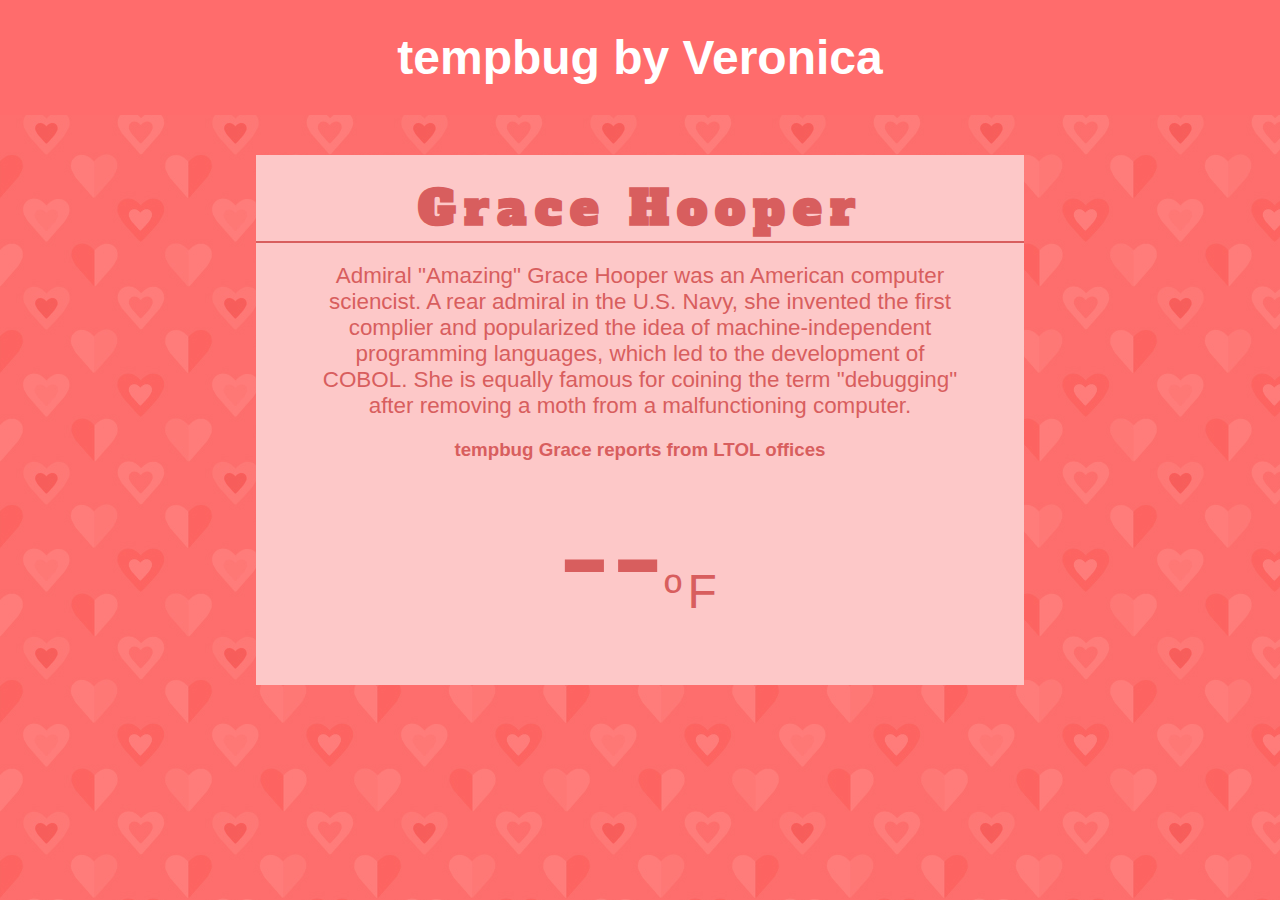
<file: website/index.html>
<!DOCTYPE html>
<html>

<head>

  <meta charset="UTF-8">

  <title>tempbug by Veronica</title>

  <link rel="stylesheet" href="style.css" media="screen" type="text/css" />
  <link href="http://fonts.googleapis.com/css?family=Alfa+Slab+One|Permanent+Marker|Nova+Mono|Monoton|Press+Start+2P|Bowlby+One+SC|Cedarville+Cursive" rel="stylesheet" type="text/css">
  
  <script src="https://api.pinocc.io/pinoccio.js"></script>
  <script src="simple.js"></script>
  <script src="tempbug.js"></script>

</head>

<body>
  <div class="header">
    <h1>tempbug by Veronica</h1>
  </div>
  <div class="content">

  	<h2>Grace Hooper</h2>

  	<p>Admiral "Amazing" Grace Hooper was an American computer sciencist.  
  	A rear admiral in the U.S. Navy, she invented the first complier and
  	popularized the idea of machine-independent programming languages, which
  	led to the development of COBOL.  She is equally famous for coining the
  	term "debugging" after removing a moth from a malfunctioning computer.</p>


    <h3>tempbug Grace reports from LTOL offices</h3>
    <p>
      <span id="value">--</span><span class="units">&ordm;F</span>
    <p>

  </div>

</body>

</html>
</file>
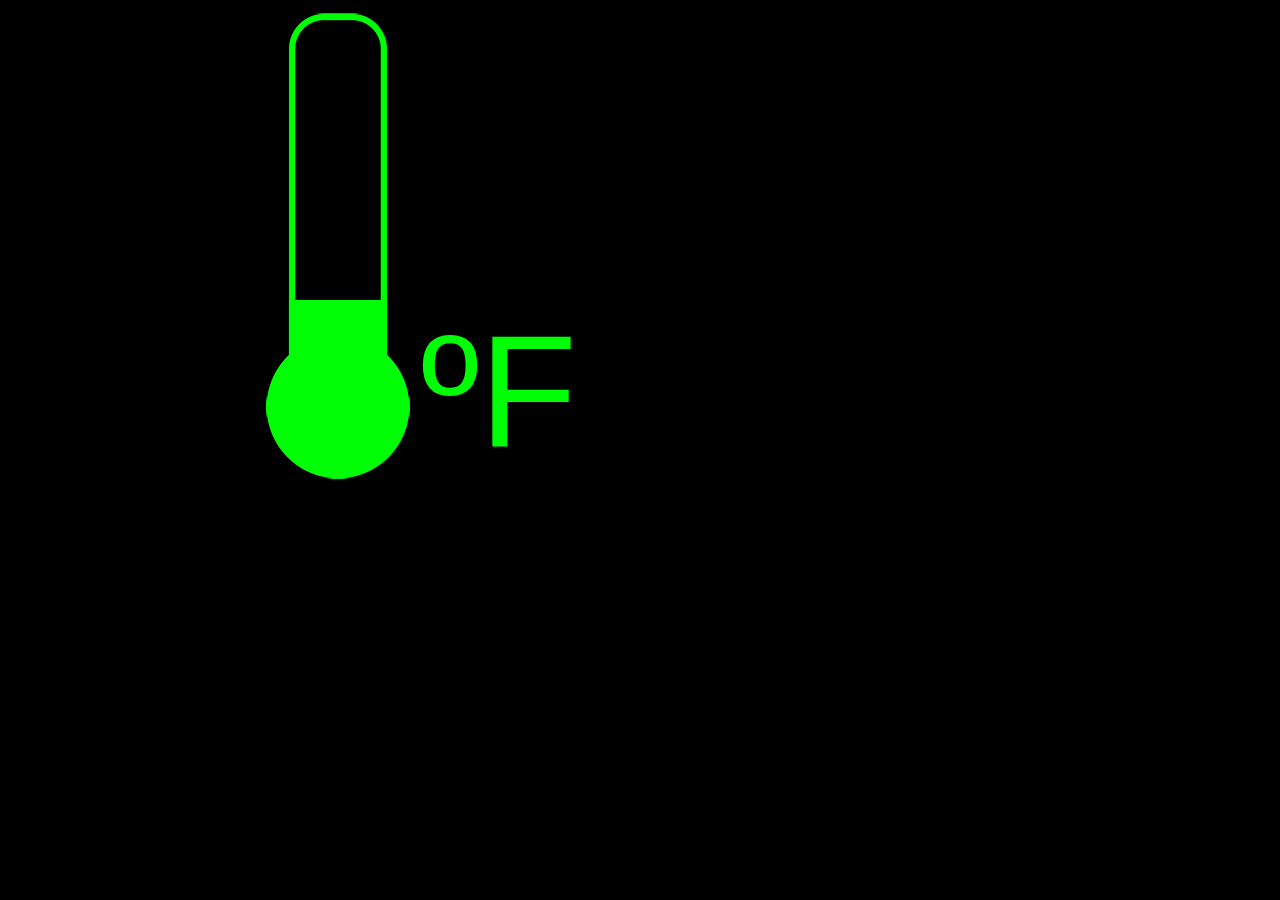
<file: website/complex/index.html>
<!DOCTYPE html>
<html>
	<head>
		<meta charset="UTF-8">
		<title>Ada - Tempbug</title>
		<link rel="stylesheet" href="style.css" media="screen" type="text/css" />
		<script src="https://api.pinocc.io/pinoccio.js"></script>
		<script src="libs.js"></script>
		<script src="tempbug.js"></script>
	</head>
	<body>
		<div id="content">
			<div id="thermometer-shell"><div id="thermometer"></div></div>
		</div>
	</body>
</html>
</file>
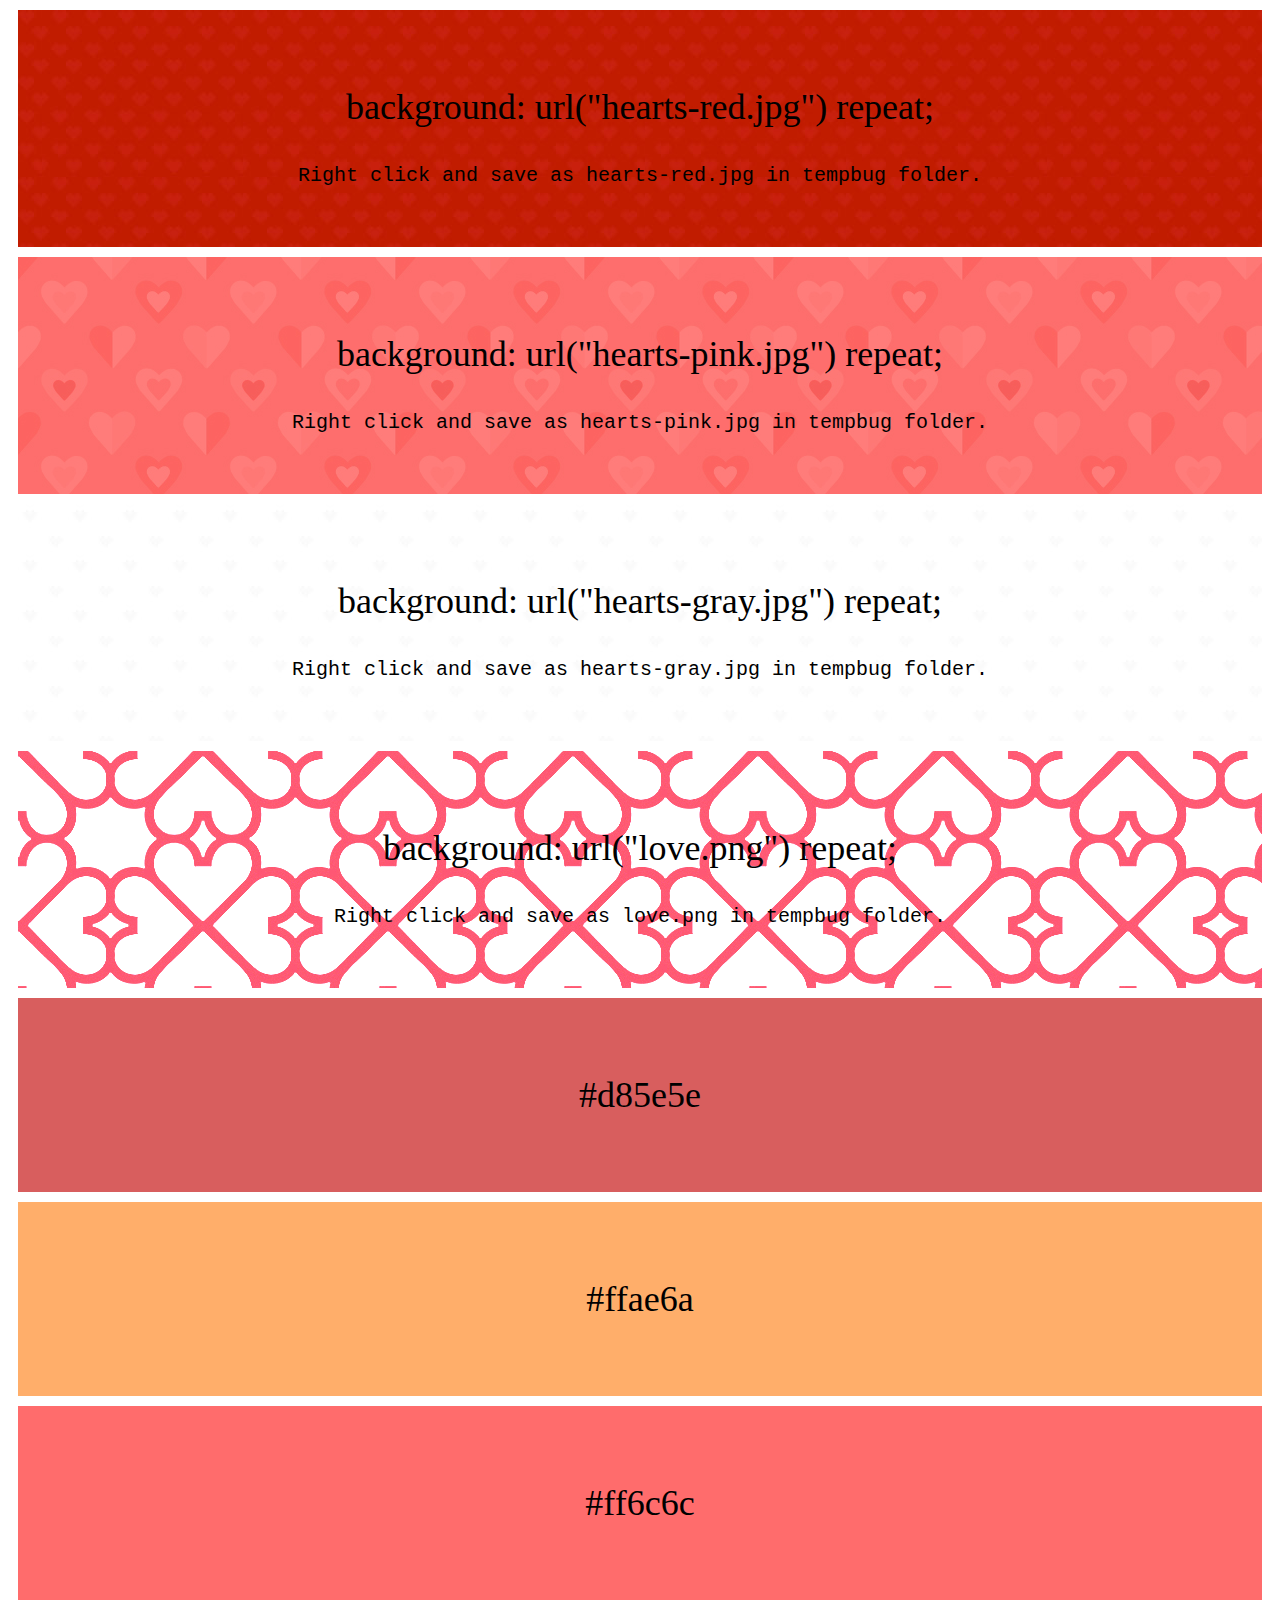
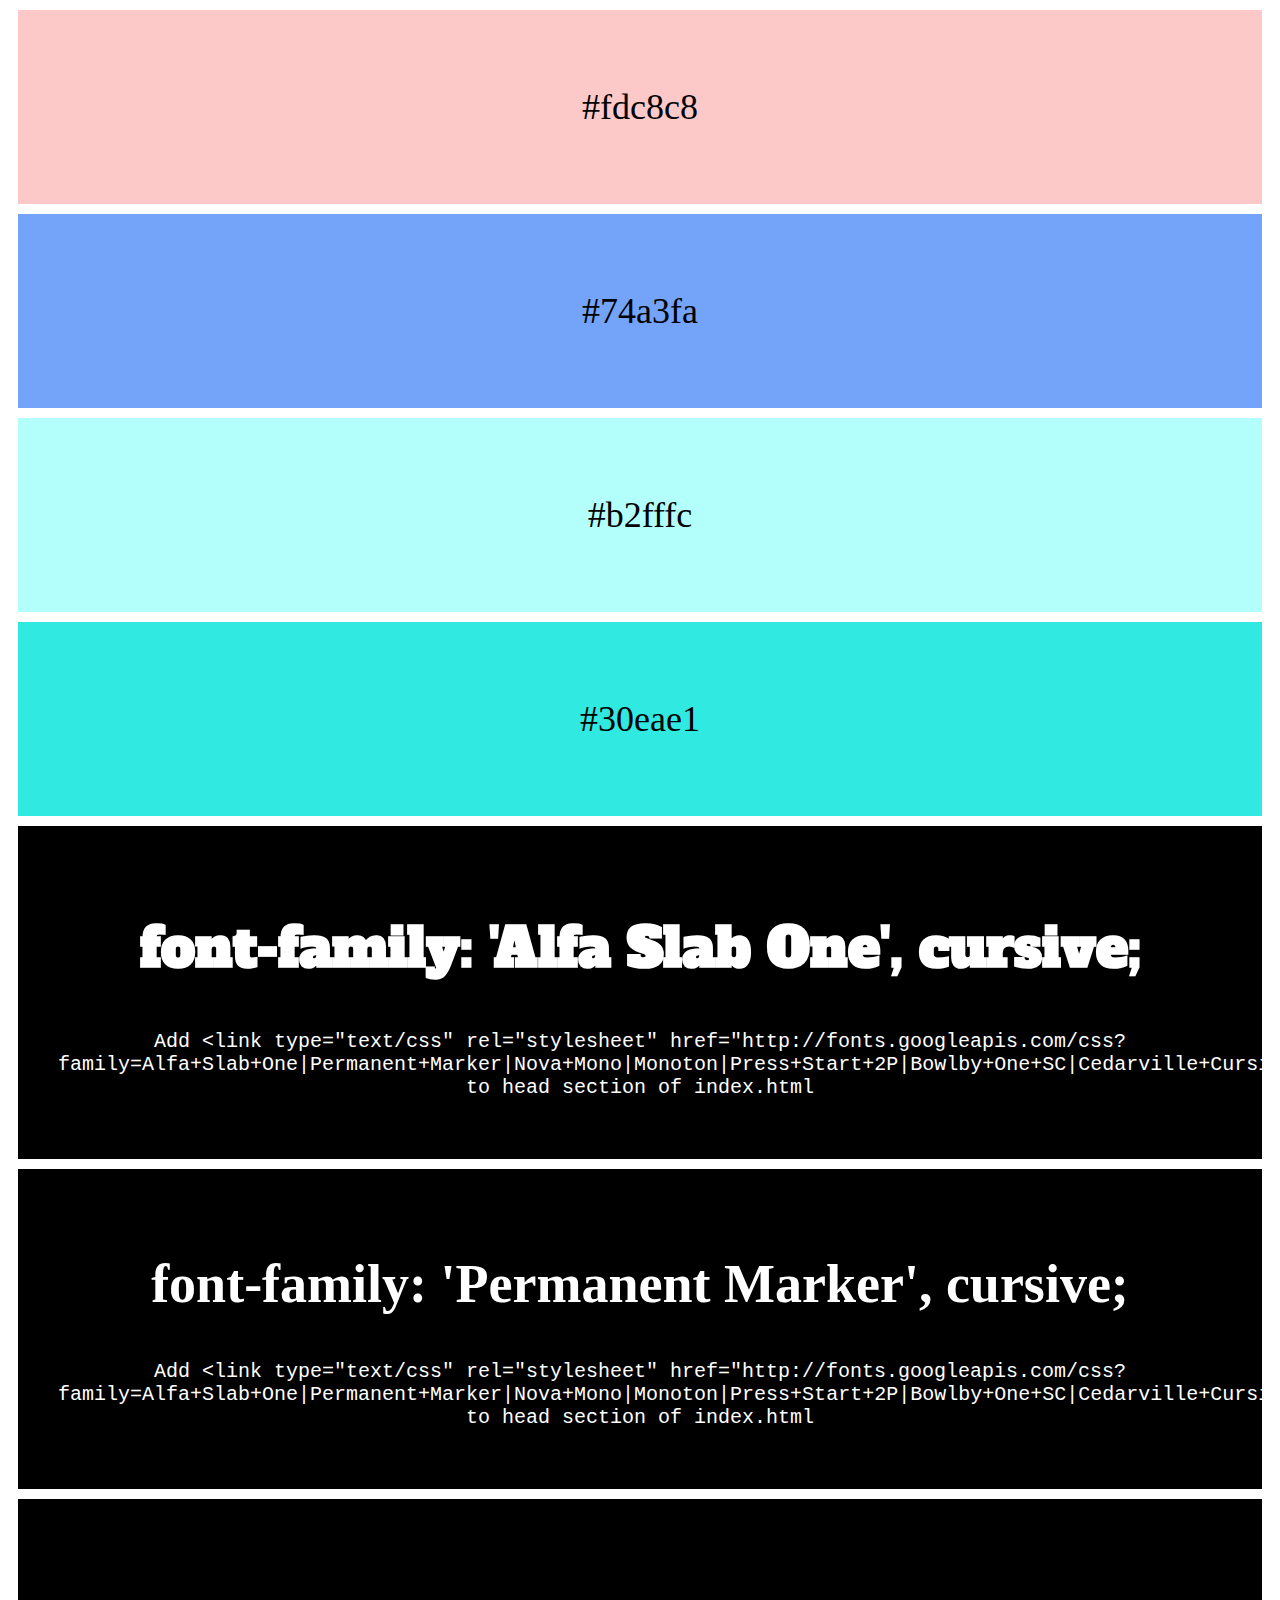
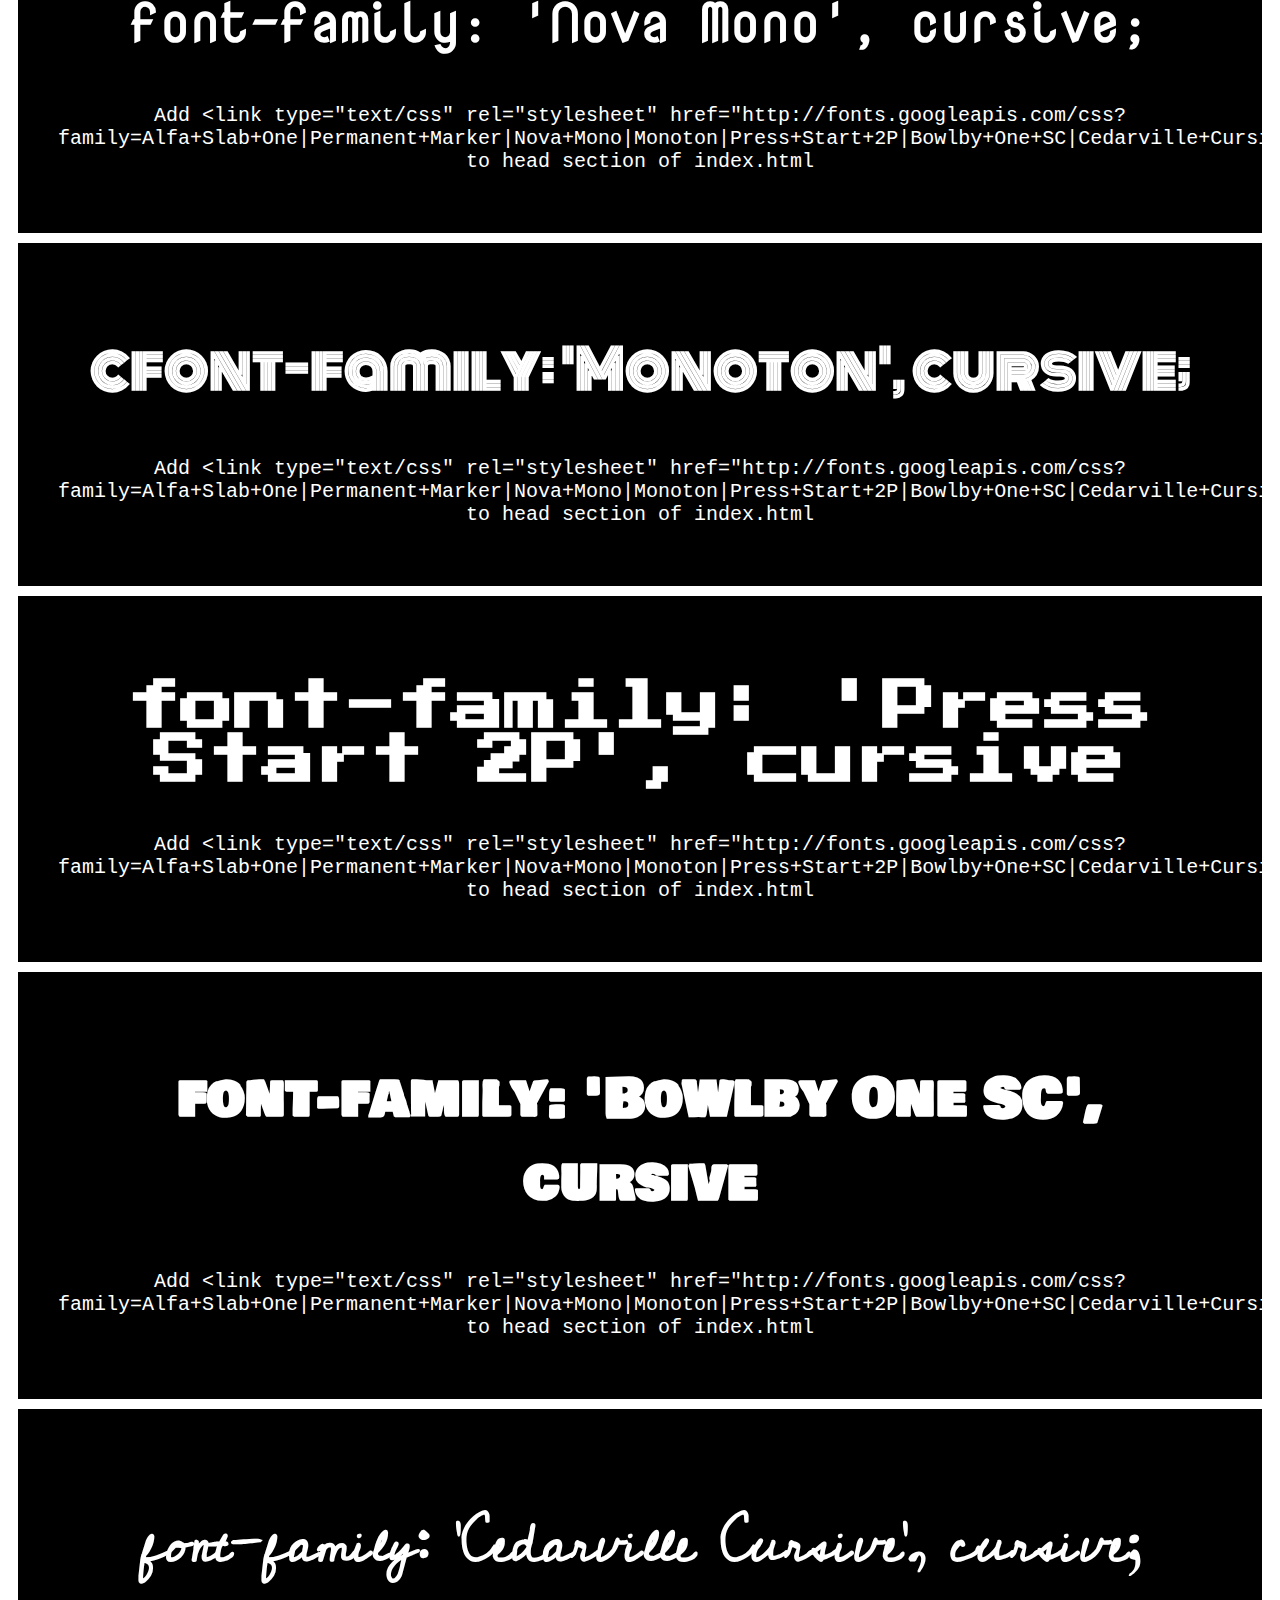
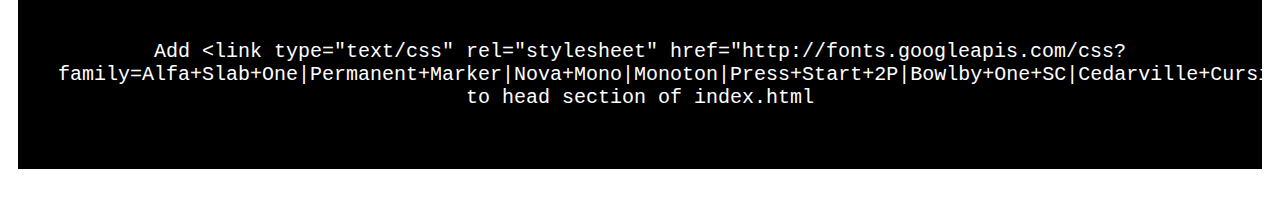
<file: sample_styles/sample_styles.html>
<!DOCTYPE html>
<html>
  <head>
    <title>sample styles</title>
    <link rel="stylesheet" href="sample_styles.css">
    <link href="http://fonts.googleapis.com/css?family=Alfa+Slab+One|Permanent+Marker|Nova+Mono|Monoton|Press+Start+2P|Bowlby+One+SC|Cedarville+Cursive" rel="stylesheet" type="text/css">
  </head>
  <body>

    <div class="swatch hearts-red">
      <p>background: url("hearts-red.jpg") repeat;</p>
      <p class="code">Right click and save as hearts-red.jpg in tempbug folder.</p>
    </div>

    <div class="swatch hearts-pink">
      <p>background: url("hearts-pink.jpg") repeat;</p>
      <p class="code">Right click and save as hearts-pink.jpg in tempbug folder.</p>
    </div>

    <div class="swatch hearts-gray">
      <p>background: url("hearts-gray.jpg") repeat;</p>
      <p class="code">Right click and save as hearts-gray.jpg in tempbug folder.</p>
    </div>

    <div class="swatch love">
      <p>background: url("love.png") repeat;</p>
      <p class="code">Right click and save as love.png in tempbug folder.</p>
    </div>

    <div class="swatch salmon">
      <p>#d85e5e</p>
    </div>

    <div class="swatch orange">
      <p>#ffae6a</p>
    </div>

    <div class="swatch pink">
        <p>#ff6c6c</p>
    </div>

    <div class="swatch light-pink">
      <p>#fdc8c8</p>
    </div>

    <div class="swatch blue">
      <p>#74a3fa</p>
    </div>

    <div class="swatch teal">
      <p>#b2fffc</p>
    </div>

    <div class="swatch seafoam">
      <p>#30eae1</p>
    </div>

    <div class="swatch alfa-font">
      <h2>font-family: 'Alfa Slab One', cursive;</h2>
      <p class="code">Add <code>&lt;link type="text/css" rel="stylesheet" href="http://fonts.googleapis.com/css?family=Alfa+Slab+One|Permanent+Marker|Nova+Mono|Monoton|Press+Start+2P|Bowlby+One+SC|Cedarville+Cursive"&gt;</code> to head section of index.html</p>
    </div>

    <div class="swatch permanent-marker-font">
      <h2>font-family: 'Permanent Marker', cursive;</h2>
      <p class="code">Add <code>&lt;link type="text/css" rel="stylesheet" href="http://fonts.googleapis.com/css?family=Alfa+Slab+One|Permanent+Marker|Nova+Mono|Monoton|Press+Start+2P|Bowlby+One+SC|Cedarville+Cursive"&gt;</code> to head section of index.html</p>
    </div>

    <div class="swatch nova-font">
      <h2>font-family: 'Nova Mono', cursive;</h2>
      <p class="code">Add <code>&lt;link type="text/css" rel="stylesheet" href="http://fonts.googleapis.com/css?family=Alfa+Slab+One|Permanent+Marker|Nova+Mono|Monoton|Press+Start+2P|Bowlby+One+SC|Cedarville+Cursive"&gt;</code> to head section of index.html</p>
    </div>

    <div class="swatch mono-font">
      <h2>cfont-family: 'Monoton', cursive;</h2>
      <p class="code">Add <code>&lt;link type="text/css" rel="stylesheet" href="http://fonts.googleapis.com/css?family=Alfa+Slab+One|Permanent+Marker|Nova+Mono|Monoton|Press+Start+2P|Bowlby+One+SC|Cedarville+Cursive"&gt;</code> to head section of index.html</p>
    </div>

    <div class="swatch start-font">
      <h2>font-family: 'Press Start 2P', cursive</h2>
      <p class="code">Add <code>&lt;link type="text/css" rel="stylesheet" href="http://fonts.googleapis.com/css?family=Alfa+Slab+One|Permanent+Marker|Nova+Mono|Monoton|Press+Start+2P|Bowlby+One+SC|Cedarville+Cursive"&gt;</code> to head section of index.html</p>
    </div>

    <div class="swatch bowlby-font">
      <h2>font-family: 'Bowlby One SC', cursive</h2>
      <p class="code">Add <code>&lt;link type="text/css" rel="stylesheet" href="http://fonts.googleapis.com/css?family=Alfa+Slab+One|Permanent+Marker|Nova+Mono|Monoton|Press+Start+2P|Bowlby+One+SC|Cedarville+Cursive"&gt;</code> to head section of index.html</p>
    </div>

    <div class="swatch cursive-font">
      <h2>font-family: 'Cedarville Cursive', cursive;</h2>
      <p class="code">Add <code>&lt;link type="text/css" rel="stylesheet" href="http://fonts.googleapis.com/css?family=Alfa+Slab+One|Permanent+Marker|Nova+Mono|Monoton|Press+Start+2P|Bowlby+One+SC|Cedarville+Cursive"&gt;</code> to head section of index.html</p>    
    </div>

  </body>

</html>
</file>
<file: website/style.css>
html, body, h1, h2, h3, p, ul {
    margin: 0;
    padding: 0;
}

html {
  font-size: 16px;
  font-family: "Helvetica Neue", "Helvetica", "Arial";
  font-weight: 100;
  background: url("hearts-pink.jpg") repeat;
  text-align: center;
}

h1 {
  font-size: 3rem;
  padding: 30px 0 30px 0;
}

h2 {
  font-size: 3rem;
  font-family: 'Alfa Slab One', cursive;
  letter-spacing: .5rem;
  padding-top: 20px;
  border-bottom: 2px solid #d85e5e;
  margin-bottom: 20px;
}

p {
  font-size: 1.4rem;
  padding: 0 60px 20px 60px;
}

.header {
  background: #ff6c6c;
  color: white;
  width: 100%;
}

.content {
  background-color: #fdc8c8;
  width: 60%;
  margin: 40px auto 0 auto;
  text-align: center;
  color: #d85e5e;
}

#value {
  margin: 0;
  padding: 0;
  font-size: 10rem;
}

.units {
  font-size: 3rem;
  letter-spacing: .35rem;
}
</file>
<file: website/complex/style.css>
html {
	font-family: Arial, sans-serif;
	background: black;
}

body.hot {
	background: linear-gradient(to bottom, #f0ad45, #ba1420);
}

body.cold {
	background: linear-gradient(to bottom, #2b4079, #665c99, #aecfd6, #5d79ba, #4a356e);
}

#content {
	max-width: 60%;
	margin: 0 auto;
	text-align: center;
	color: white;
}

#thermometer-shell {
	position: relative;
	width: 154px;
	height: 476px;
	
	background: url("thermometer.png") no-repeat scroll bottom transparent;
}

#thermometer-shell div {
	position: absolute;
	bottom: 0;
	left: 0; right: 0;
	background: url("thermometer-full.png") no-repeat scroll bottom transparent;
	
	color: #00ff06;
	font-size: 10em;
	text-indent: 1em;
}

#thermometer-shell div:after { content: "ºF"; }
</file>
<file: sample_styles/sample_styles.css>
.swatch {
  padding: 40px;
  margin: 10px;
  text-align: center;
  font-size: 36px;
}

.hearts-red {
  background: url("hearts-red.jpg") repeat;
}

.hearts-pink {
  background: url("hearts-pink.jpg") repeat;
}

.hearts-gray {
  background: url("hearts-gray.jpg") repeat;
}

.love {
  background: url("love.png") repeat;
}

.salmon {
  background-color: #d85e5e;
}

.orange {
  background-color: #ffae6a;
}

.pink {
  background-color: #ff6c6c;
}

.light-pink {
  background-color: #fdc8c8;
}

.blue {
  background-color: #74a3fa;
}

.teal {
  background-color: #b2fffc;
}

.seafoam {
  background-color: #30eae1;
}

.code {
  font-size: 20px;
  font-family: "Lucida Console", Monaco, monospace;
}

.alfa-font {
  background-color: black;
  color: white;
  font-family: 'Alfa Slab One', cursive;
}

.permanent-marker-font {
  background-color: black;
  color: white;
  font-family: 'Permanent Marker', cursive;
}

.nova-font {
  background-color: black;
  color: white;
  font-family: 'Nova Mono', cursive;
}

.mono-font {
  background-color: black;
  color: white;
  font-family: 'Monoton', cursive;
}

.start-font {
  background-color: black;
  color: white;
  font-family: 'Press Start 2P', cursive;
}

.bowlby-font {
  background-color: black;
  color: white;
  font-family: 'Bowlby One SC', cursive;
}

.cursive-font {
  background-color: black;
  color: white;
  font-family: 'Cedarville Cursive', cursive;
}
</file>
